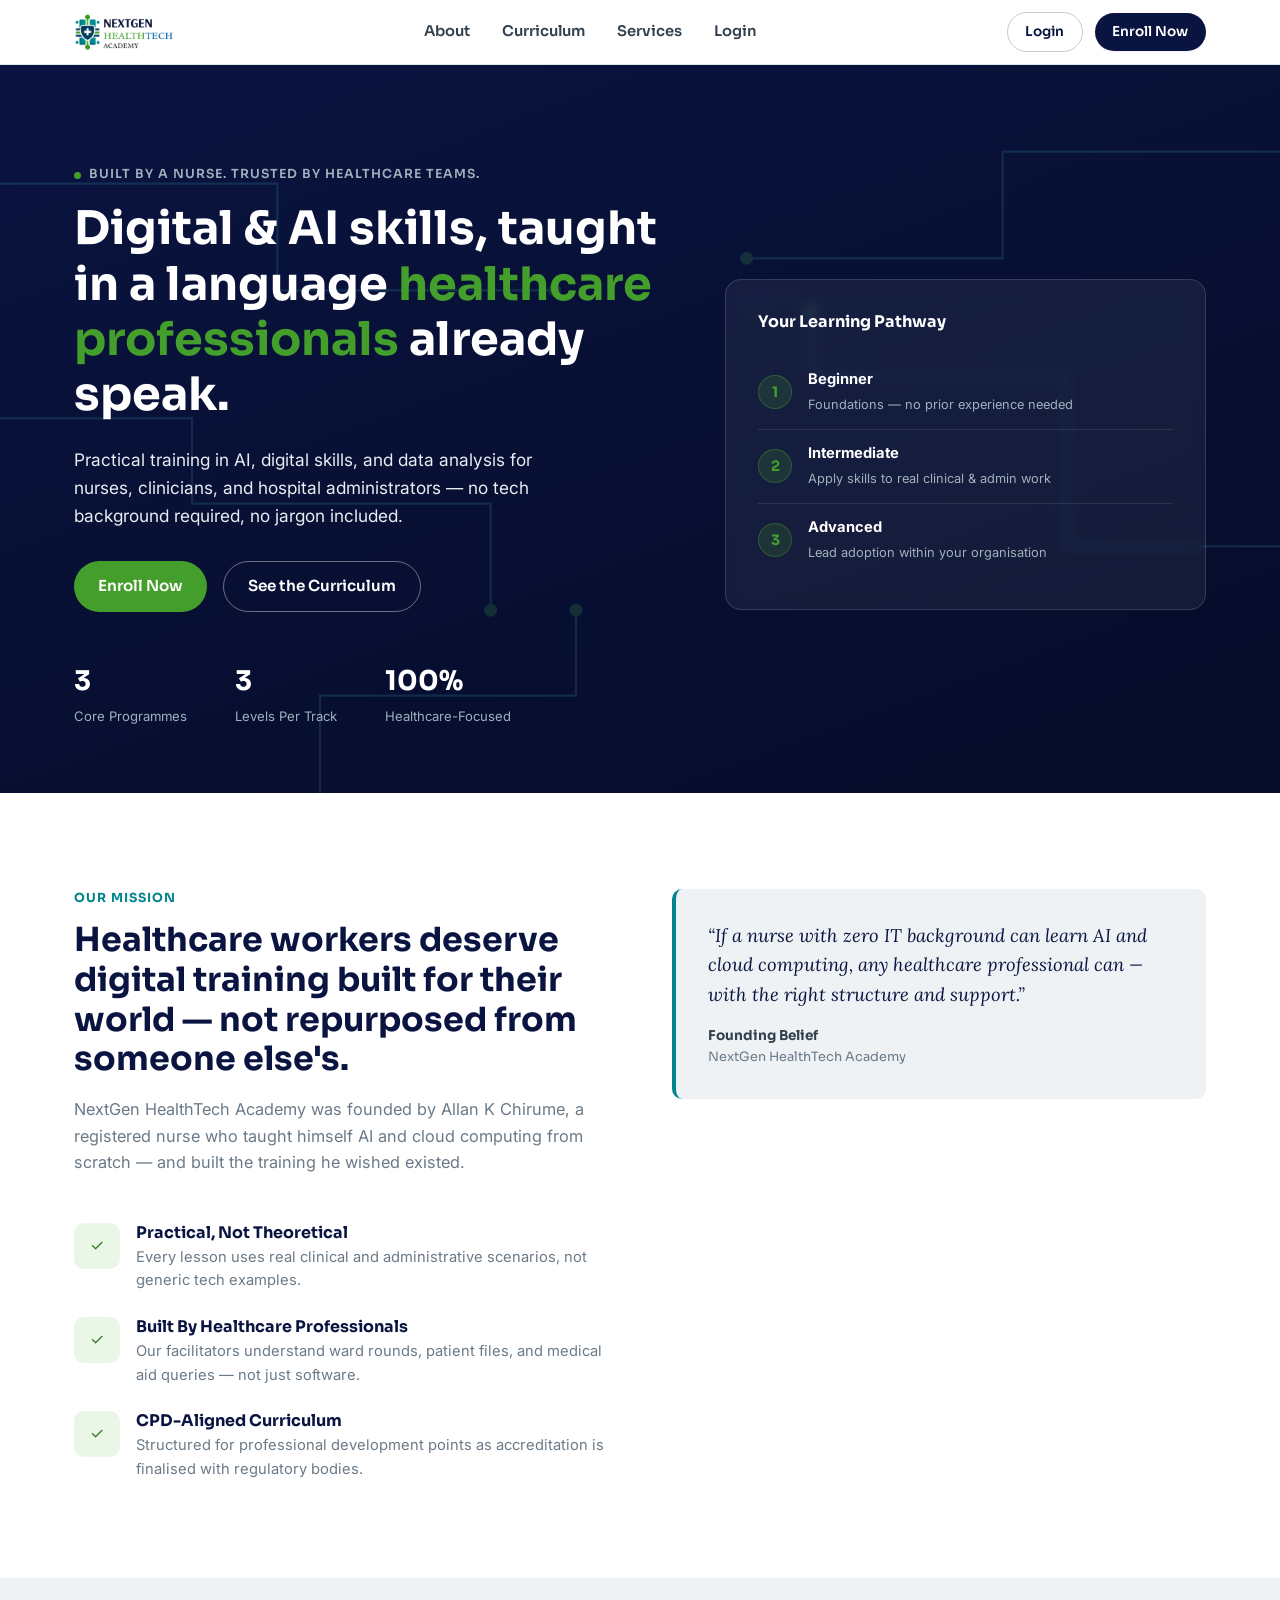
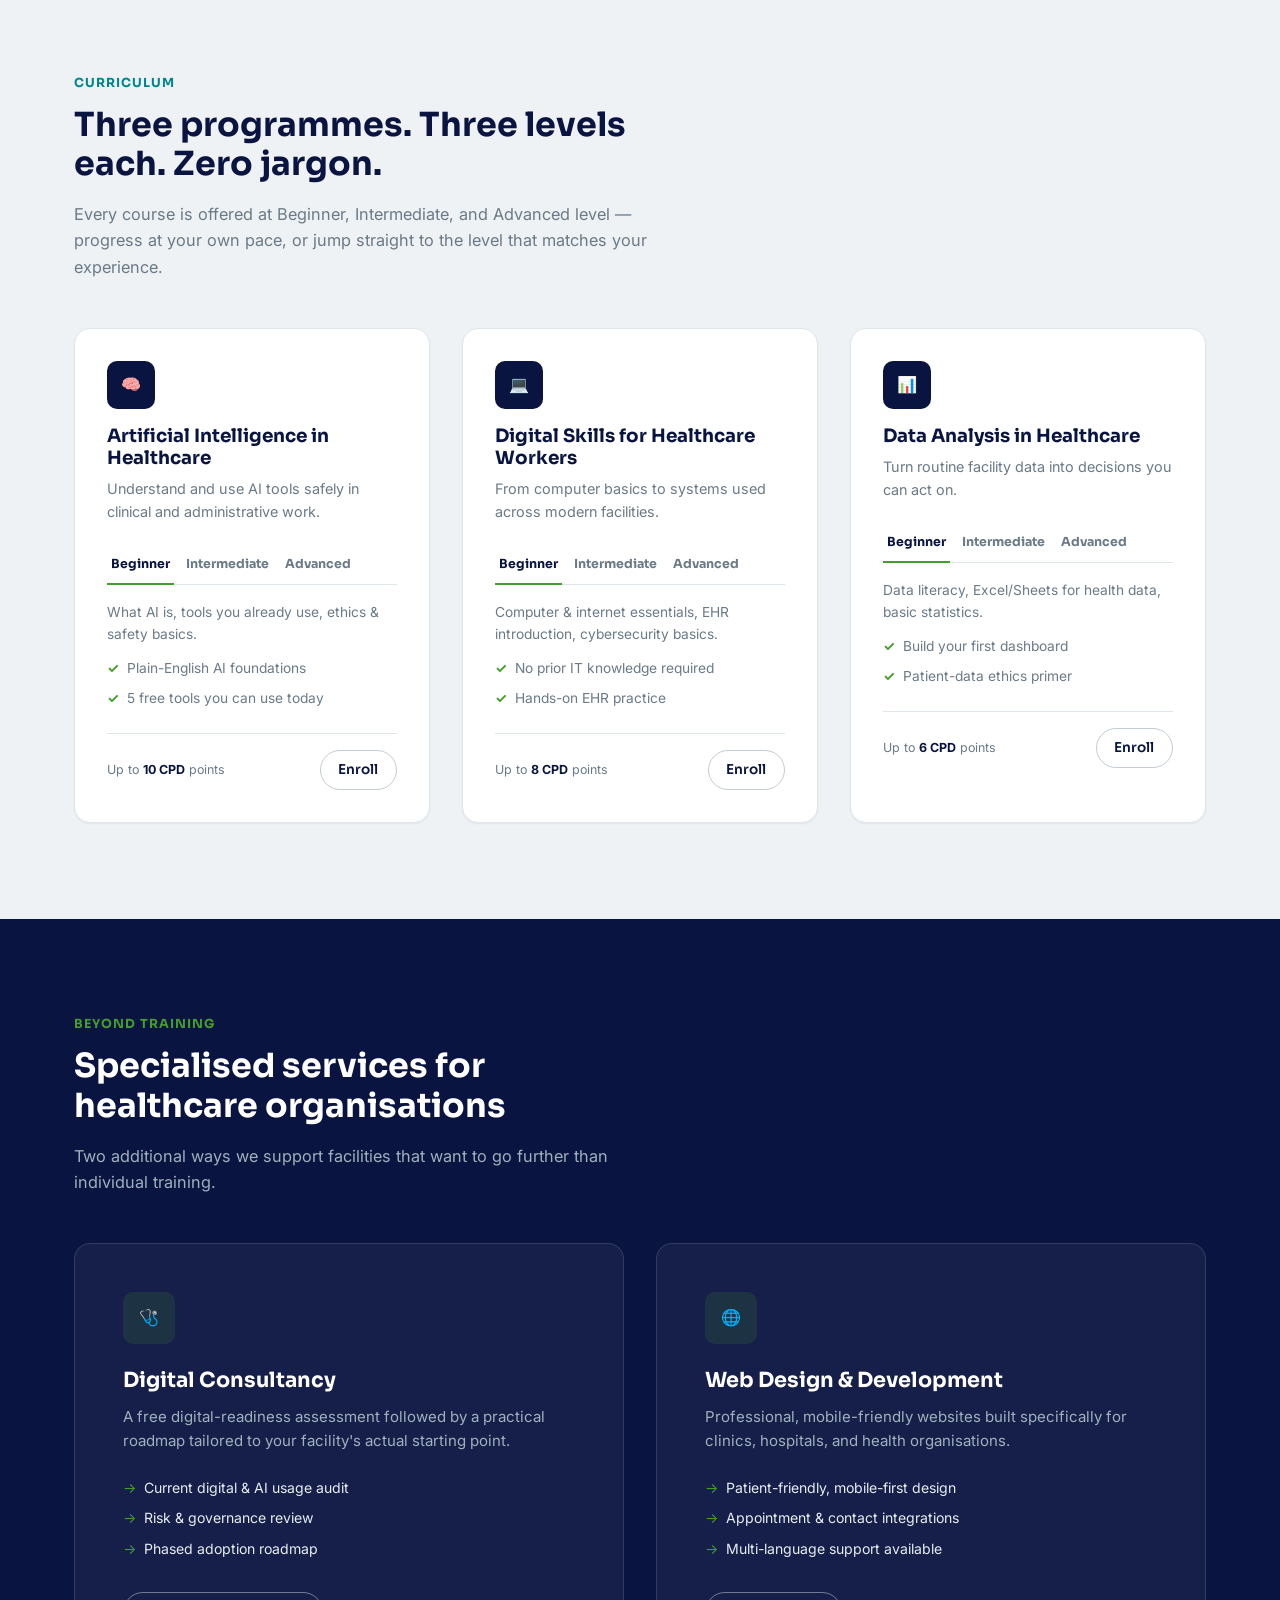
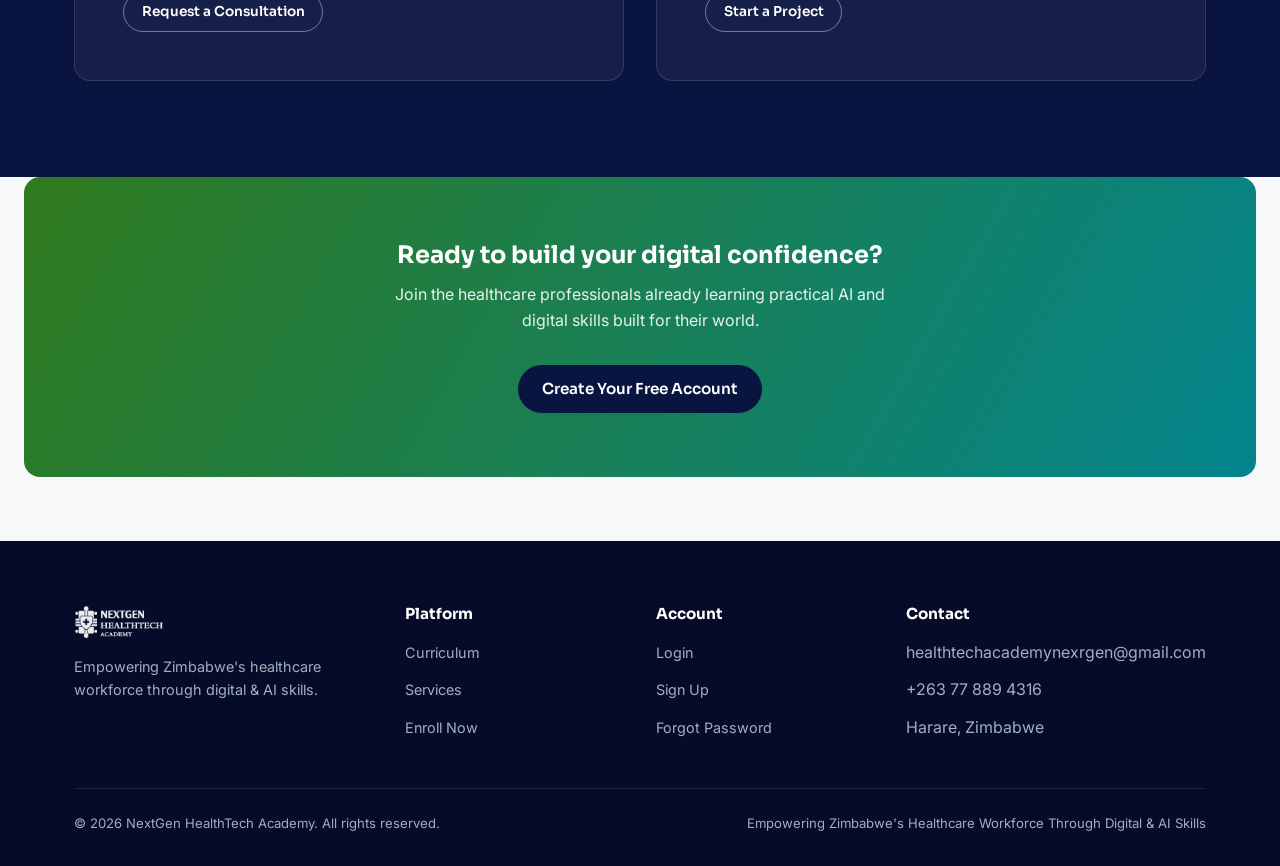
<file: index.html>
<!DOCTYPE html>
<html lang="en">
<head>
<meta charset="UTF-8">
<meta name="viewport" content="width=device-width, initial-scale=1.0">
<title>NextGen HealthTech Academy — Digital & AI Skills for Healthcare Workers</title>
<meta name="description" content="Practical AI, digital skills, and data analysis training built for healthcare professionals — in Beginner, Intermediate and Advanced levels.">

<!-- Google Fonts: Sora (display), Inter (body), Lora (serif accent) -->
<link rel="preconnect" href="https://fonts.googleapis.com">
<link href="https://fonts.googleapis.com/css2?family=Sora:wght@600;700;800&family=Inter:wght@400;500;600&family=Lora:ital@1&display=swap" rel="stylesheet">

<link rel="stylesheet" href="css/variables.css">
<link rel="stylesheet" href="css/main.css">
<link rel="stylesheet" href="css/landing.css">
<script type="text/javascript" src="https://identity.netlify.com/v1/netlify-identity-widget.js"></script>
</head>
<body>

<!-- ============================= NAVBAR ============================= -->
<header class="navbar" id="navbar">
  <div class="container navbar__inner">
    <a href="index.html" class="navbar__logo">
      <!-- Replace assets/logo.png if the brand mark is ever updated -->
      <img src="assets/logo.png" alt="NextGen HealthTech Academy">
    </a>

    <nav class="navbar__links" id="navLinks">
      <a href="#about">About</a>
      <a href="#curriculum">Curriculum</a>
      <a href="#services">Services</a>
      <a href="login.html">Login</a>
    </nav>

    <div class="navbar__actions">
      <a href="login.html" class="btn btn-ghost btn-sm">Login</a>
      <a href="signup.html" class="btn btn-primary btn-sm">Enroll Now</a>
      <button class="navbar__burger" id="burgerBtn" aria-label="Toggle menu" aria-expanded="false">
        <span></span><span></span><span></span>
      </button>
    </div>
  </div>
</header>

<!-- ============================= HERO ============================= -->
<section class="hero">
  <!-- Circuit-trace background pattern, echoing the logo's own icon language -->
  <svg class="hero__traces" viewBox="0 0 1200 700" preserveAspectRatio="xMidYMid slice" xmlns="http://www.w3.org/2000/svg">
    <g stroke="#44C0CC" stroke-width="2" fill="none">
      <path d="M0 120 H260 V220 H520"/>
      <path d="M0 340 H180 V420 H460 V520"/>
      <path d="M1200 90 H940 V190 H700"/>
      <path d="M1200 460 H1000 V300 H760 V240"/>
      <path d="M300 700 V600 H540 V520"/>
    </g>
    <g fill="#5CD65C">
      <circle cx="520" cy="220" r="6"/><circle cx="460" cy="520" r="6"/>
      <circle cx="700" cy="190" r="6"/><circle cx="760" cy="240" r="6"/>
      <circle cx="540" cy="520" r="6"/>
    </g>
  </svg>

  <div class="container hero__inner">
    <div>
      <span class="hero__eyebrow"><span class="dot"></span> Built by a nurse. Trusted by healthcare teams.</span>
      <h1>Digital &amp; AI skills, taught in a language <span>healthcare professionals</span> already speak.</h1>
      <p class="lead">Practical training in AI, digital skills, and data analysis for nurses, clinicians, and hospital administrators — no tech background required, no jargon included.</p>
      <div class="hero__ctas">
        <a href="signup.html" class="btn btn-accent">Enroll Now</a>
        <a href="#curriculum" class="btn btn-ghost-light">See the Curriculum</a>
      </div>
      <div class="hero__stats">
        <div class="hero__stat"><strong>3</strong><span>Core Programmes</span></div>
        <div class="hero__stat"><strong>3</strong><span>Levels Per Track</span></div>
        <div class="hero__stat"><strong>100%</strong><span>Healthcare-Focused</span></div>
      </div>
    </div>

    <div class="hero__pathway">
      <h3>Your Learning Pathway</h3>
      <div class="pathway-step">
        <div class="pathway-step__num">1</div>
        <div class="pathway-step__body"><strong>Beginner</strong><span>Foundations — no prior experience needed</span></div>
      </div>
      <div class="pathway-step">
        <div class="pathway-step__num">2</div>
        <div class="pathway-step__body"><strong>Intermediate</strong><span>Apply skills to real clinical &amp; admin work</span></div>
      </div>
      <div class="pathway-step">
        <div class="pathway-step__num">3</div>
        <div class="pathway-step__body"><strong>Advanced</strong><span>Lead adoption within your organisation</span></div>
      </div>
    </div>
  </div>
</section>

<!-- ============================= ABOUT ============================= -->
<section class="about" id="about">
  <div class="container about__grid">
    <div>
      <div class="section-head">
        <span class="eyebrow">Our Mission</span>
        <h2>Healthcare workers deserve digital training built for their world — not repurposed from someone else's.</h2>
        <p>NextGen HealthTech Academy was founded by Allan K Chirume, a registered nurse who taught himself AI and cloud computing from scratch — and built the training he wished existed.</p>
      </div>
      <div class="about__pillars">
        <div class="pillar">
          <div class="pillar__icon">✓</div>
          <div><h4>Practical, Not Theoretical</h4><p>Every lesson uses real clinical and administrative scenarios, not generic tech examples.</p></div>
        </div>
        <div class="pillar">
          <div class="pillar__icon">✓</div>
          <div><h4>Built By Healthcare Professionals</h4><p>Our facilitators understand ward rounds, patient files, and medical aid queries — not just software.</p></div>
        </div>
        <div class="pillar">
          <div class="pillar__icon">✓</div>
          <div><h4>CPD-Aligned Curriculum </h4><p>Structured for professional development points as accreditation is finalised with regulatory bodies.</p></div>
        </div>
      </div>
    </div>

    <div class="about__quote">
      <p>&ldquo;If a nurse with zero IT background can learn AI and cloud computing, any healthcare professional can — with the right structure and support.&rdquo;</p>
      <cite>Founding Belief<span>NextGen HealthTech Academy</span></cite>
    </div>
  </div>
</section>

<!-- ============================= CURRICULUM ============================= -->
<section class="curriculum" id="curriculum">
  <div class="container">
    <div class="section-head">
      <span class="eyebrow">Curriculum</span>
      <h2>Three programmes. Three levels each. Zero jargon.</h2>
      <p>Every course is offered at Beginner, Intermediate, and Advanced level — progress at your own pace, or jump straight to the level that matches your experience.</p>
    </div>

    <div class="curriculum__grid">

      <!-- Course 1 -->
      <article class="course-card">
        <div class="course-card__icon">🧠</div>
        <h3>Artificial Intelligence in Healthcare</h3>
        <p class="desc">Understand and use AI tools safely in clinical and administrative work.</p>

        <div class="level-tabs" data-course="ai">
          <button class="level-tab is-active" data-level="beginner">Beginner</button>
          <button class="level-tab" data-level="intermediate">Intermediate</button>
          <button class="level-tab" data-level="advanced">Advanced</button>
        </div>
        <div class="level-panel is-active" data-level="beginner">
          What AI is, tools you already use, ethics &amp; safety basics.
          <ul><li>Plain-English AI foundations</li><li>5 free tools you can use today</li></ul>
        </div>
        <div class="level-panel" data-level="intermediate">
          AI-assisted diagnostics, clinical decision support, data literacy.
          <ul><li>Applied clinical scenarios</li><li>Bias &amp; accountability deep-dive</li></ul>
        </div>
        <div class="level-panel" data-level="advanced">
          AI strategy, implementation leadership, research applications.
          <ul><li>Lead adoption in your facility</li><li>Advanced case studies</li></ul>
        </div>

        <div class="course-card__footer">
          <span class="course-card__cpd">Up to <strong>10 CPD</strong> points</span>
          <a href="signup.html" class="btn btn-ghost btn-sm">Enroll</a>
        </div>
      </article>

      <!-- Course 2 -->
      <article class="course-card">
        <div class="course-card__icon">💻</div>
        <h3>Digital Skills for Healthcare Workers</h3>
        <p class="desc">From computer basics to systems used across modern facilities.</p>

        <div class="level-tabs" data-course="digital">
          <button class="level-tab is-active" data-level="beginner">Beginner</button>
          <button class="level-tab" data-level="intermediate">Intermediate</button>
          <button class="level-tab" data-level="advanced">Advanced</button>
        </div>
        <div class="level-panel is-active" data-level="beginner">
          Computer &amp; internet essentials, EHR introduction, cybersecurity basics.
          <ul><li>No prior IT knowledge required</li><li>Hands-on EHR practice</li></ul>
        </div>
        <div class="level-panel" data-level="intermediate">
          EHR administration, health information systems, troubleshooting.
          <ul><li>Systems used in real facilities</li><li>Digital records management</li></ul>
        </div>
        <div class="level-panel" data-level="advanced">
          Digital transformation leadership, systems administration at scale.
          <ul><li>Governance &amp; risk management</li><li>Vendor &amp; procurement basics</li></ul>
        </div>

        <div class="course-card__footer">
          <span class="course-card__cpd">Up to <strong>8 CPD</strong> points</span>
          <a href="signup.html" class="btn btn-ghost btn-sm">Enroll</a>
        </div>
      </article>

      <!-- Course 3 -->
      <article class="course-card">
        <div class="course-card__icon">📊</div>
        <h3>Data Analysis in Healthcare</h3>
        <p class="desc">Turn routine facility data into decisions you can act on.</p>

        <div class="level-tabs" data-course="data">
          <button class="level-tab is-active" data-level="beginner">Beginner</button>
          <button class="level-tab" data-level="intermediate">Intermediate</button>
          <button class="level-tab" data-level="advanced">Advanced</button>
        </div>
        <div class="level-panel is-active" data-level="beginner">
          Data literacy, Excel/Sheets for health data, basic statistics.
          <ul><li>Build your first dashboard</li><li>Patient-data ethics primer</li></ul>
        </div>
        <div class="level-panel" data-level="intermediate">
          Deeper analysis techniques, visual reporting for leadership.
          <ul><li>Facility performance tracking</li><li>Practical reporting templates</li></ul>
        </div>
        <div class="level-panel" data-level="advanced">
          Advanced analytics for strategic, facility-wide decisions.
          <ul><li>Predictive trend awareness</li><li>Board-ready reporting</li></ul>
        </div>

        <div class="course-card__footer">
          <span class="course-card__cpd">Up to <strong>6 CPD</strong> points</span>
          <a href="signup.html" class="btn btn-ghost btn-sm">Enroll</a>
        </div>
      </article>

    </div>
  </div>
</section>

<!-- ============================= SERVICES ============================= -->
<section class="services" id="services">
  <div class="container">
    <div class="section-head">
      <span class="eyebrow">Beyond Training</span>
      <h2>Specialised services for healthcare organisations</h2>
      <p>Two additional ways we support facilities that want to go further than individual training.</p>
    </div>

    <div class="services__grid">
      <div class="service-card">
        <div class="service-card__icon">🩺</div>
        <h3>Digital Consultancy</h3>
        <p>A free digital-readiness assessment followed by a practical roadmap tailored to your facility's actual starting point.</p>
        <ul>
          <li>Current digital &amp; AI usage audit</li>
          <li>Risk &amp; governance review</li>
          <li>Phased adoption roadmap</li>
        </ul>
        <a href="signup.html" class="btn btn-ghost-light btn-sm">Request a Consultation</a>
      </div>

      <div class="service-card">
        <div class="service-card__icon">🌐</div>
        <h3>Web Design &amp; Development</h3>
        <p>Professional, mobile-friendly websites built specifically for clinics, hospitals, and health organisations.</p>
        <ul>
          <li>Patient-friendly, mobile-first design</li>
          <li>Appointment &amp; contact integrations</li>
          <li>Multi-language support available</li>
        </ul>
        <a href="signup.html" class="btn btn-ghost-light btn-sm">Start a Project</a>
      </div>
    </div>
  </div>
</section>

<!-- ============================= FINAL CTA ============================= -->
<div class="cta-banner">
  <div class="container">
    <h2>Ready to build your digital confidence?</h2>
    <p>Join the healthcare professionals already learning practical AI and digital skills built for their world.</p>
    <a href="signup.html" class="btn btn-primary">Create Your Free Account</a>
  </div>
</div>

<!-- ============================= FOOTER ============================= -->
<footer class="footer">
  <div class="container">
    <div class="footer__grid">
      <div class="footer__brand">
        <img src="assets/logo.png" alt="NextGen HealthTech Academy">
        <p>Empowering Zimbabwe's healthcare workforce through digital &amp; AI skills.</p>
      </div>
      <div>
        <h4>Platform</h4>
        <ul><li><a href="#curriculum">Curriculum</a></li><li><a href="#services">Services</a></li><li><a href="signup.html">Enroll Now</a></li></ul>
      </div>
      <div>
        <h4>Account</h4>
        <ul><li><a href="login.html">Login</a></li><li><a href="signup.html">Sign Up</a></li><li><a href="forgot-password.html">Forgot Password</a></li></ul>
      </div>
      <div>
        <h4>Contact</h4>
        <ul><li>healthtechacademynexrgen@gmail.com</li><li>+263 77 889 4316</li><li>Harare, Zimbabwe</li></ul>
      </div>
    </div>
    <div class="footer__bottom">
      <span>&copy; 2026 NextGen HealthTech Academy. All rights reserved.</span>
      <span>Empowering Zimbabwe's Healthcare Workforce Through Digital &amp; AI Skills</span>
    </div>
  </div>
</footer>

<script src="js/main.js"></script>
</body>
</html>
</file>
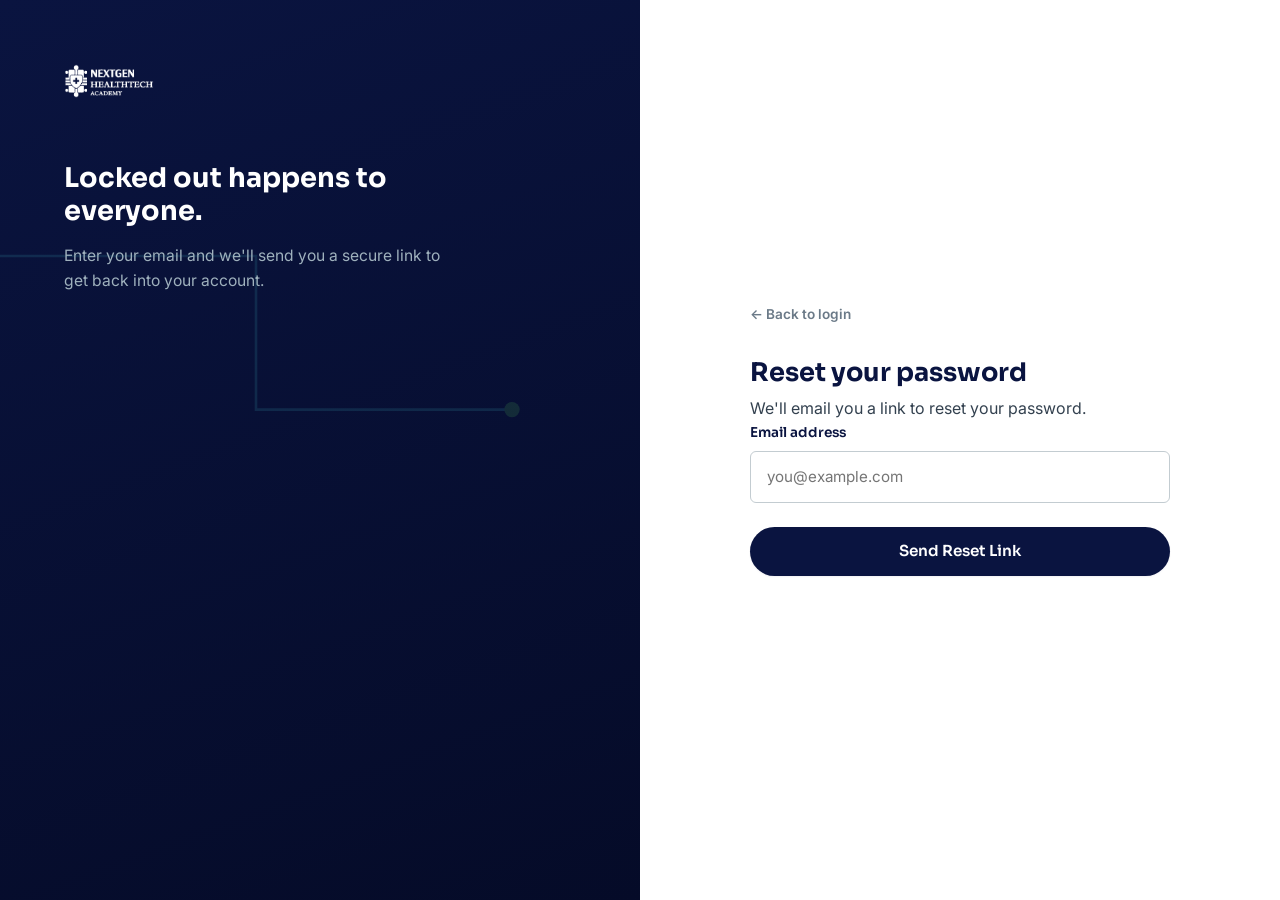
<file: forgot-password.html>
<!DOCTYPE html>
<html lang="en">
<head>
<meta charset="UTF-8">
<meta name="viewport" content="width=device-width, initial-scale=1.0">
<title>Reset Password — NextGen HealthTech Academy</title>
<link rel="preconnect" href="https://fonts.googleapis.com">
<link href="https://fonts.googleapis.com/css2?family=Sora:wght@600;700;800&family=Inter:wght@400;500;600&family=Lora:ital@1&display=swap" rel="stylesheet">
<link rel="stylesheet" href="css/variables.css">
<link rel="stylesheet" href="css/main.css">
<link rel="stylesheet" href="css/auth.css">
</head>
<body>

<div class="auth">

  <div class="auth__brand">
    <svg class="auth__brand-traces" viewBox="0 0 500 800" preserveAspectRatio="xMidYMid slice" xmlns="http://www.w3.org/2000/svg">
      <g stroke="#44C0CC" stroke-width="2" fill="none"><path d="M0 200 H200 V320 H400"/></g>
      <g fill="#5CD65C"><circle cx="400" cy="320" r="6"/></g>
    </svg>
    <div class="auth__brand-content">
      <img class="logo" src="assets/logo.png" alt="NextGen HealthTech Academy">
      <h2>Locked out happens to everyone.</h2>
      <p>Enter your email and we'll send you a secure link to get back into your account.</p>
    </div>
  </div>

  <div class="auth__form-panel">
    <div class="auth__form-card">
      <img class="mobile-logo" src="assets/logo.png" alt="NextGen HealthTech Academy">

      <!-- STATE 1: Request form (shown by default) -->
      <div id="requestState">
        <a href="login.html" class="auth__back">← Back to login</a>
        <h1>Reset your password</h1>
        <p class="subtitle">We'll email you a link to reset your password.</p>

        <div id="forgotAlert"></div>

        <form id="forgotForm" novalidate>
          <div class="field" id="fieldEmail">
            <label for="email">Email address</label>
            <input type="email" id="email" name="email" placeholder="you@example.com" autocomplete="email" required>
            <p class="field-error">Please enter a valid, registered email address.</p>
          </div>
          <button type="submit" class="btn btn-primary btn-block" id="forgotSubmit">Send Reset Link</button>
        </form>
      </div>

      <!-- STATE 2: Success confirmation (shown after submit via JS) -->
      <div id="successState" class="auth__success" style="display:none;">
        <div class="auth__success-icon">✓</div>
        <h2>Check your inbox</h2>
        <p>If an account exists for <strong id="successEmail"></strong>, a password reset link is on its way.</p>
        <a href="login.html" class="btn btn-ghost btn-block">Return to Login</a>
      </div>

    </div>
  </div>

</div>

<script src="js/auth.js"></script>
</body>
</html>
</file>
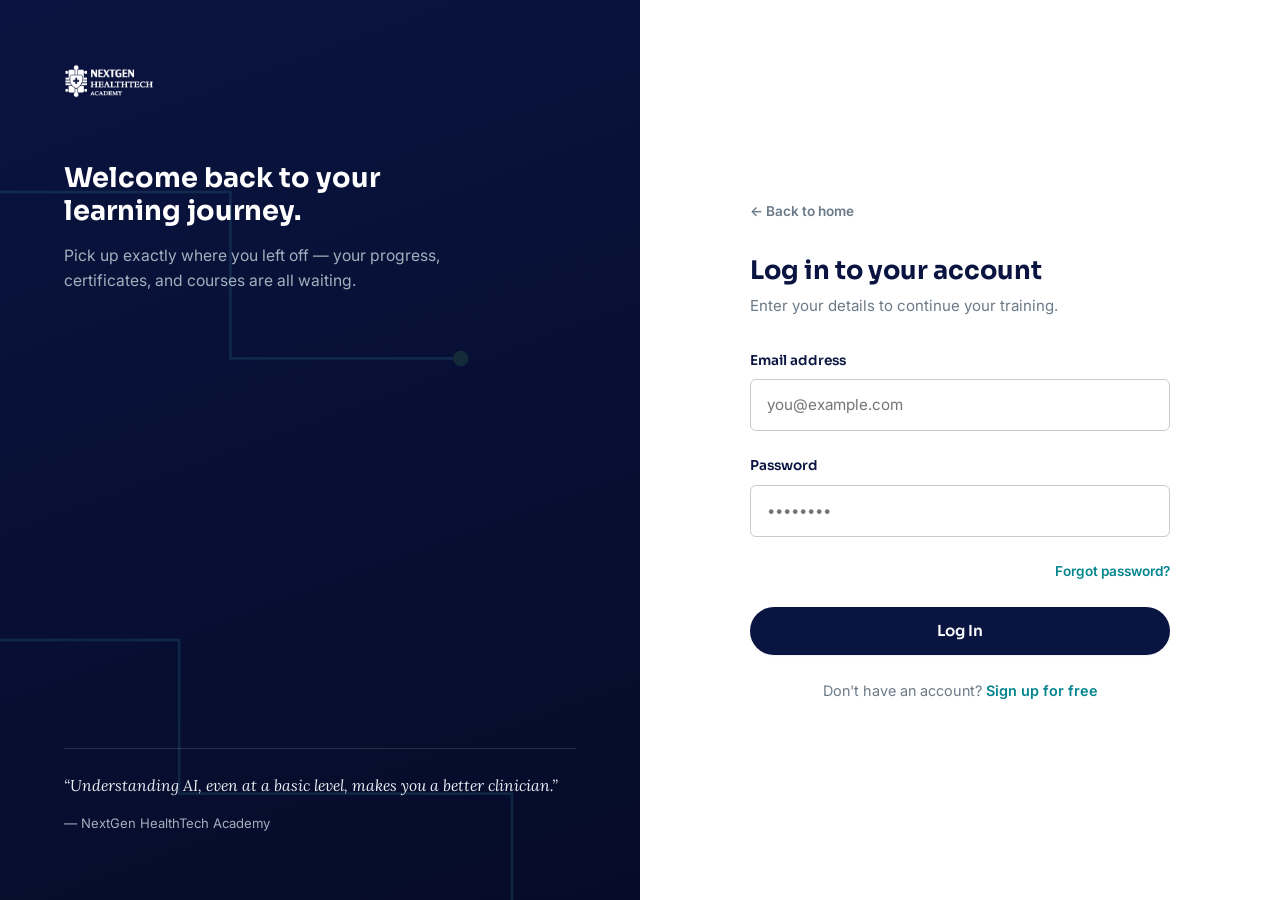
<file: login.html>
<!DOCTYPE html>
<html lang="en">
<head>
<meta charset="UTF-8">
<meta name="viewport" content="width=device-width, initial-scale=1.0">
<title>Login — NextGen HealthTech Academy</title>
<link rel="preconnect" href="https://fonts.googleapis.com">
<link href="https://fonts.googleapis.com/css2?family=Sora:wght@600;700;800&family=Inter:wght@400;500;600&family=Lora:ital@1&display=swap" rel="stylesheet">
<link rel="stylesheet" href="css/variables.css">
<link rel="stylesheet" href="css/main.css">
<link rel="stylesheet" href="css/auth.css">
</head>
<body>

<div class="auth">

  <!-- Left brand panel -->
  <div class="auth__brand">
    <svg class="auth__brand-traces" viewBox="0 0 500 800" preserveAspectRatio="xMidYMid slice" xmlns="http://www.w3.org/2000/svg">
      <g stroke="#44C0CC" stroke-width="2" fill="none">
        <path d="M0 150 H180 V280 H360"/>
        <path d="M0 500 H140 V620 H400 V720"/>
      </g>
      <g fill="#5CD65C"><circle cx="360" cy="280" r="6"/><circle cx="400" cy="720" r="6"/></g>
    </svg>
    <div class="auth__brand-content">
      <img class="logo" src="assets/logo.png" alt="NextGen HealthTech Academy">
      <h2>Welcome back to your learning journey.</h2>
      <p>Pick up exactly where you left off — your progress, certificates, and courses are all waiting.</p>
    </div>
    <div class="auth__brand-quote">
      <p>&ldquo;Understanding AI, even at a basic level, makes you a better clinician.&rdquo;</p>
      <cite>— NextGen HealthTech Academy</cite>
    </div>
  </div>

  <!-- Right form panel -->
  <div class="auth__form-panel">
    <div class="auth__form-card">
      <img class="mobile-logo" src="assets/logo.png" alt="NextGen HealthTech Academy">
      <a href="index.html" class="auth__back">← Back to home</a>
      <h1>Log in to your account</h1>
      <p class="subtitle">Enter your details to continue your training.</p>

      <div id="loginAlert"></div>

      <form id="loginForm" novalidate>
        <div class="field" id="fieldEmail">
          <label for="email">Email address</label>
          <input type="email" id="email" name="email" placeholder="you@example.com" autocomplete="email" required>
          <p class="field-error">Please enter a valid email address.</p>
        </div>

        <div class="field" id="fieldPassword">
          <label for="password">Password</label>
          <input type="password" id="password" name="password" placeholder="••••••••" autocomplete="current-password" required>
          <p class="field-error">Password is required.</p>
        </div>

        <div style="display:flex; justify-content:flex-end; margin-bottom: var(--space-5);">
          <a href="forgot-password.html" style="font-size:0.85rem; color:var(--teal); font-weight:600;">Forgot password?</a>
        </div>

        <button type="submit" class="btn btn-primary btn-block" id="loginSubmit">Log In</button>
      </form>

      <p class="auth__footer-link">Don't have an account? <a href="signup.html">Sign up for free</a></p>
    </div>
  </div>

</div>

<script src="js/auth.js"></script>
</body>
</html>
</file>
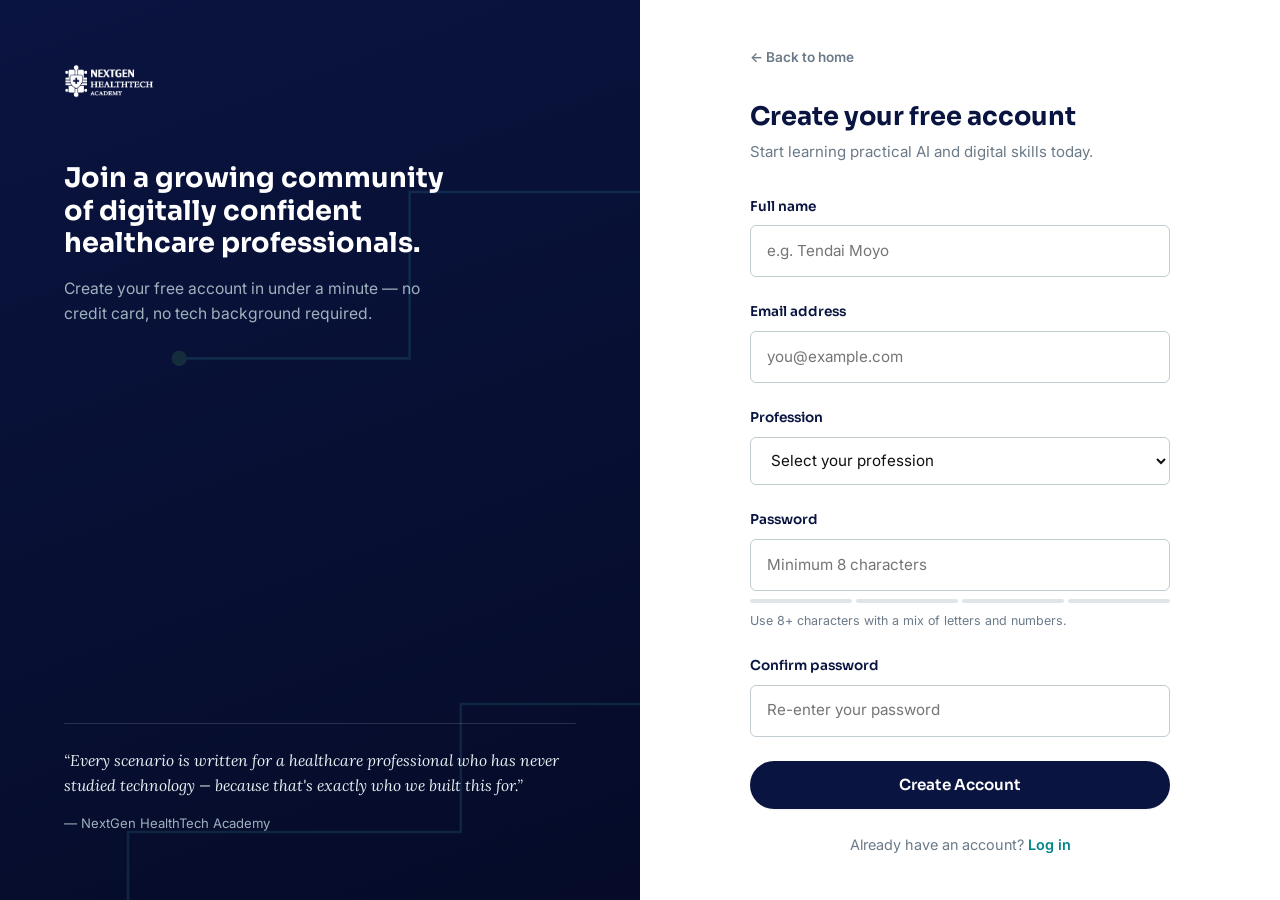
<file: signup.html>
<!DOCTYPE html>
<html lang="en">
<head>
<meta charset="UTF-8">
<meta name="viewport" content="width=device-width, initial-scale=1.0">
<title>Sign Up — NextGen HealthTech Academy</title>
<link rel="preconnect" href="https://fonts.googleapis.com">
<link href="https://fonts.googleapis.com/css2?family=Sora:wght@600;700;800&family=Inter:wght@400;500;600&family=Lora:ital@1&display=swap" rel="stylesheet">
<link rel="stylesheet" href="css/variables.css">
<link rel="stylesheet" href="css/main.css">
<link rel="stylesheet" href="css/auth.css">
</head>
<body>

<div class="auth">

  <div class="auth__brand">
    <svg class="auth__brand-traces" viewBox="0 0 500 800" preserveAspectRatio="xMidYMid slice" xmlns="http://www.w3.org/2000/svg">
      <g stroke="#44C0CC" stroke-width="2" fill="none">
        <path d="M500 150 H320 V280 H140"/>
        <path d="M500 550 H360 V650 H100 V740"/>
      </g>
      <g fill="#5CD65C"><circle cx="140" cy="280" r="6"/><circle cx="100" cy="740" r="6"/></g>
    </svg>
    <div class="auth__brand-content">
      <img class="logo" src="assets/logo.png" alt="NextGen HealthTech Academy">
      <h2>Join a growing community of digitally confident healthcare professionals.</h2>
      <p>Create your free account in under a minute — no credit card, no tech background required.</p>
    </div>
    <div class="auth__brand-quote">
      <p>&ldquo;Every scenario is written for a healthcare professional who has never studied technology — because that's exactly who we built this for.&rdquo;</p>
      <cite>— NextGen HealthTech Academy</cite>
    </div>
  </div>

  <div class="auth__form-panel">
    <div class="auth__form-card">
      <img class="mobile-logo" src="assets/logo.png" alt="NextGen HealthTech Academy">
      <a href="index.html" class="auth__back">← Back to home</a>
      <h1>Create your free account</h1>
      <p class="subtitle">Start learning practical AI and digital skills today.</p>

      <div id="signupAlert"></div>

      <form id="signupForm" novalidate>
        <div class="field" id="fieldName">
          <label for="fullName">Full name</label>
          <input type="text" id="fullName" name="fullName" placeholder="e.g. Tendai Moyo" autocomplete="name" required>
          <p class="field-error">Please enter your full name.</p>
        </div>

        <div class="field" id="fieldEmail">
          <label for="email">Email address</label>
          <input type="email" id="email" name="email" placeholder="you@example.com" autocomplete="email" required>
          <p class="field-error">Please enter a valid email address.</p>
        </div>

        <div class="field" id="fieldProfession">
          <label for="profession">Profession</label>
          <select id="profession" name="profession" required>
            <option value="" disabled selected>Select your profession</option>
            <option value="nurse">Nurse / Midwife</option>
            <option value="doctor">Doctor / Clinician</option>
            <option value="admin">Hospital Administrator</option>
            <option value="chw">Community Health Worker</option>
            <option value="pharmacist">Pharmacist</option>
            <option value="other">Other Healthcare Professional</option>
          </select>
          <p class="field-error">Please select your profession.</p>
        </div>

        <div class="field" id="fieldPassword">
          <label for="password">Password</label>
          <input type="password" id="password" name="password" placeholder="Minimum 8 characters" autocomplete="new-password" required>
          <div class="pw-meter" id="pwMeter" data-strength="0">
            <div class="pw-meter__bar"></div><div class="pw-meter__bar"></div>
            <div class="pw-meter__bar"></div><div class="pw-meter__bar"></div>
          </div>
          <p class="field-hint" id="pwHint">Use 8+ characters with a mix of letters and numbers.</p>
          <p class="field-error">Password must be at least 8 characters.</p>
        </div>

        <div class="field" id="fieldConfirm">
          <label for="confirmPassword">Confirm password</label>
          <input type="password" id="confirmPassword" name="confirmPassword" placeholder="Re-enter your password" autocomplete="new-password" required>
          <p class="field-error">Passwords do not match.</p>
        </div>

        <button type="submit" class="btn btn-primary btn-block" id="signupSubmit">Create Account</button>
      </form>

      <p class="auth__footer-link">Already have an account? <a href="login.html">Log in</a></p>
    </div>
  </div>

</div>

<script src="js/auth.js"></script>
</body>
</html>
</file>
<file: css/variables.css>
/* ==========================================================================
   NEXTGEN HEALTHTECH ACADEMY — DESIGN TOKENS
   --------------------------------------------------------------------------
   Every color below was sampled directly from the official logo artwork
   (pixel-averaged from the source file), not chosen arbitrarily. If the
   logo is ever updated, re-sample it and update the values here — every
   other stylesheet in this project reads from these variables only.
   ========================================================================== */

:root {
  /* ---- Brand colors (sampled from logo) -------------------------------- */
  --navy: #0a1440;          /* "NEXTGEN" wordmark + shield fill            */
  --navy-deep: #050b28;     /* darker navy for gradients / hero depth      */
  --teal: #03858e;          /* circuit-block icon color                    */
  --teal-dim: #0a5b62;      /* muted teal for borders on dark surfaces     */
  --green: #449e2b;         /* "HEALTH" wordmark + circuit accent dots     */
  --green-deep: #2f7a1d;    /* hover / pressed state for green             */
  --blue: #0681a6;          /* "TECH" wordmark                             */
  --ink: #101012;           /* "ACADEMY" wordmark + primary body text      */

  /* ---- Neutrals ---------------------------------------------------------*/
  --white: #ffffff;
  --bg-page: #f6f8f9;       /* page background, cool off-white             */
  --bg-card: #ffffff;
  --bg-subtle: #eef2f4;     /* zebra rows, subtle section backgrounds      */
  --border: #dfe6ea;
  --border-strong: #c3ccd1;
  --text-body: #33414f;     /* softer than pure navy, easier at length     */
  --text-muted: #6b7a88;
  --text-on-dark: #e7edf1;
  --text-on-dark-muted: #9fb1bd;

  /* ---- Semantic ----------------------------------------------------------*/
  --success: var(--green);
  --success-bg: #eaf6e6;
  --error: #b03a2e;
  --error-bg: #fbeceb;
  --warning: #b7791f;       /* used for certificate / achievement accents  */
  --warning-bg: #fbf1e0;

  /* ---- Typography --------------------------------------------------------
     Sora  → headings / display: mirrors the bold geometric weight of the
             NEXTGEN / HEALTH / TECH wordmarks.
     Inter → body copy, forms, UI labels: high legibility at small sizes.
     Lora  → serif accent for "Academy" moments (certificates, credential
             names, pull-quotes) — echoing the logo's own serif "ACADEMY".
  -------------------------------------------------------------------------- */
  --font-display: 'Sora', 'Segoe UI', system-ui, sans-serif;
  --font-body: 'Inter', 'Segoe UI', system-ui, sans-serif;
  --font-serif: 'Lora', Georgia, serif;

  /* ---- Spacing scale (4px base) ------------------------------------------*/
  --space-1: 0.25rem;
  --space-2: 0.5rem;
  --space-3: 0.75rem;
  --space-4: 1rem;
  --space-5: 1.5rem;
  --space-6: 2rem;
  --space-7: 3rem;
  --space-8: 4rem;
  --space-9: 6rem;

  /* ---- Radii / shadows / motion ------------------------------------------*/
  --radius-sm: 6px;
  --radius-md: 10px;
  --radius-lg: 16px;
  --radius-pill: 999px;

  --shadow-sm: 0 1px 2px rgba(10, 20, 64, 0.06);
  --shadow-md: 0 4px 14px rgba(10, 20, 64, 0.08);
  --shadow-lg: 0 12px 32px rgba(10, 20, 64, 0.14);

  --ease: cubic-bezier(0.4, 0, 0.2, 1);
  --transition-fast: 150ms var(--ease);
  --transition-base: 250ms var(--ease);

  --container-width: 1180px;
}

/* Respect reduced-motion preference site-wide */
@media (prefers-reduced-motion: reduce) {
  *, *::before, *::after {
    animation-duration: 0.001ms !important;
    animation-iteration-count: 1 !important;
    transition-duration: 0.001ms !important;
    scroll-behavior: auto !important;
  }
}
</file>
<file: css/main.css>
/* ==========================================================================
   NEXTGEN HEALTHTECH ACADEMY — MAIN STYLESHEET
   Shared across every public page: reset, typography, buttons, navbar,
   footer, and base form styling. Page-specific styles live in
   landing.css / auth.css so this file stays reusable and small.
   ========================================================================== */

@import url('variables.css');

/* ---- Reset --------------------------------------------------------------*/
*, *::before, *::after { box-sizing: border-box; margin: 0; padding: 0; }

html { scroll-behavior: smooth; }

body {
  font-family: var(--font-body);
  color: var(--text-body);
  background: var(--bg-page);
  line-height: 1.6;
  -webkit-font-smoothing: antialiased;
}

img { max-width: 100%; display: block; }
a { color: inherit; text-decoration: none; }
ul, ol { list-style: none; }
button { font: inherit; cursor: pointer; border: none; background: none; }
input, select, textarea { font: inherit; }

h1, h2, h3, h4 {
  font-family: var(--font-display);
  color: var(--navy);
  line-height: 1.2;
  font-weight: 700;
}

.container {
  width: 100%;
  max-width: var(--container-width);
  margin-inline: auto;
  padding-inline: var(--space-5);
}

section { padding-block: var(--space-9); }

/* Visually-hidden but accessible to screen readers */
.sr-only {
  position: absolute; width: 1px; height: 1px;
  padding: 0; margin: -1px; overflow: hidden;
  clip: rect(0,0,0,0); white-space: nowrap; border: 0;
}

/* ---- Buttons --------------------------------------------------------------
   Three variants used throughout the whole product (public + app):
   .btn-primary  → navy, high-emphasis actions ("Enroll Now", "Sign Up")
   .btn-accent   → green, positive/progress actions ("Resume Module")
   .btn-ghost    → outline, low-emphasis actions ("Login", "Cancel")
-------------------------------------------------------------------------- */
.btn {
  display: inline-flex;
  align-items: center;
  justify-content: center;
  gap: var(--space-2);
  padding: 0.75rem 1.5rem;
  border-radius: var(--radius-pill);
  font-family: var(--font-display);
  font-weight: 600;
  font-size: 0.95rem;
  transition: transform var(--transition-fast), box-shadow var(--transition-fast), background var(--transition-fast);
  white-space: nowrap;
}
.btn:active { transform: translateY(1px); }
.btn:focus-visible { outline: 3px solid var(--blue); outline-offset: 2px; }

.btn-primary { background: var(--navy); color: var(--white); box-shadow: var(--shadow-sm); }
.btn-primary:hover { background: var(--navy-deep); box-shadow: var(--shadow-md); }

.btn-accent { background: var(--green); color: var(--white); box-shadow: var(--shadow-sm); }
.btn-accent:hover { background: var(--green-deep); box-shadow: var(--shadow-md); }

.btn-ghost { background: transparent; color: var(--navy); border: 1.5px solid var(--border-strong); }
.btn-ghost:hover { border-color: var(--navy); background: var(--bg-subtle); }

.btn-ghost-light { background: transparent; color: var(--white); border: 1.5px solid rgba(255,255,255,0.4); }
.btn-ghost-light:hover { border-color: var(--white); background: rgba(255,255,255,0.08); }

.btn-block { width: 100%; }
.btn-sm { padding: 0.5rem 1.1rem; font-size: 0.85rem; }

/* ---- Navbar ---------------------------------------------------------------*/
.navbar {
  position: sticky; top: 0; z-index: 100;
  background: rgba(255,255,255,0.92);
  backdrop-filter: blur(8px);
  border-bottom: 1px solid var(--border);
}
.navbar__inner {
  display: flex; align-items: center; justify-content: space-between;
  padding-block: var(--space-3);
}
.navbar__logo { display: flex; align-items: center; }
.navbar__logo img { height: 38px; width: auto; }

.navbar__links {
  display: flex; align-items: center; gap: var(--space-6);
}
.navbar__links a {
  font-family: var(--font-display);
  font-size: 0.92rem; font-weight: 600;
  color: var(--text-body);
  transition: color var(--transition-fast);
}
.navbar__links a:hover { color: var(--teal); }

.navbar__actions { display: flex; align-items: center; gap: var(--space-3); }

.navbar__burger {
  display: none;
  flex-direction: column; gap: 5px;
  padding: var(--space-2);
}
.navbar__burger span { width: 24px; height: 2.5px; background: var(--navy); border-radius: 2px; }

@media (max-width: 860px) {
  .navbar__links { display: none; }
  .navbar__burger { display: flex; }
  .navbar--open .navbar__links {
    display: flex; flex-direction: column;
    position: absolute; top: 100%; left: 0; right: 0;
    background: var(--white); padding: var(--space-5);
    border-bottom: 1px solid var(--border); box-shadow: var(--shadow-md);
    gap: var(--space-4);
  }
}

/* ---- Footer ---------------------------------------------------------------*/
.footer {
  background: var(--navy-deep);
  color: var(--text-on-dark-muted);
  padding-block: var(--space-8) var(--space-6);
}
.footer__grid {
  display: grid; grid-template-columns: 1.4fr 1fr 1fr 1fr;
  gap: var(--space-7);
  padding-bottom: var(--space-7);
  border-bottom: 1px solid rgba(255,255,255,0.1);
}
.footer__brand img { height: 34px; margin-bottom: var(--space-4); filter: brightness(0) invert(1); opacity: 0.92; }
.footer__brand p { max-width: 32ch; font-size: 0.9rem; }
.footer h4 { color: var(--white); font-size: 0.95rem; margin-bottom: var(--space-4); }
.footer ul { display: flex; flex-direction: column; gap: var(--space-3); }
.footer a { font-size: 0.9rem; transition: color var(--transition-fast); }
.footer a:hover { color: var(--white); }
.footer__bottom {
  padding-top: var(--space-5);
  display: flex; justify-content: space-between; flex-wrap: wrap; gap: var(--space-3);
  font-size: 0.82rem;
}

@media (max-width: 780px) {
  .footer__grid { grid-template-columns: 1fr 1fr; }
}

/* ---- Shared form styling (used by auth.css + admin course modal) ---------*/
.field { margin-bottom: var(--space-5); }
.field label {
  display: block; font-family: var(--font-display); font-weight: 600;
  font-size: 0.85rem; color: var(--navy); margin-bottom: var(--space-2);
}
.field input,
.field select {
  width: 100%;
  padding: 0.8rem 1rem;
  border: 1.5px solid var(--border-strong);
  border-radius: var(--radius-sm);
  background: var(--white);
  font-size: 0.95rem;
  color: var(--ink);
  transition: border-color var(--transition-fast), box-shadow var(--transition-fast);
}
.field input:focus,
.field select:focus {
  outline: none; border-color: var(--teal);
  box-shadow: 0 0 0 4px rgba(3, 133, 142, 0.12);
}
.field input.is-invalid { border-color: var(--error); }
.field input.is-valid { border-color: var(--success); }
.field-error {
  display: none;
  font-size: 0.8rem; color: var(--error); margin-top: var(--space-2);
}
.field.has-error .field-error { display: block; }
.field-hint { font-size: 0.78rem; color: var(--text-muted); margin-top: var(--space-2); }

.alert {
  display: flex; align-items: flex-start; gap: var(--space-3);
  padding: var(--space-4); border-radius: var(--radius-sm);
  font-size: 0.88rem; margin-bottom: var(--space-5);
}
.alert-success { background: var(--success-bg); color: var(--green-deep); }
.alert-error { background: var(--error-bg); color: var(--error); }

/* ---- Badges (course level pills, status tags) -----------------------------*/
.badge {
  display: inline-flex; align-items: center;
  padding: 0.3rem 0.8rem;
  border-radius: var(--radius-pill);
  font-family: var(--font-display); font-weight: 600; font-size: 0.72rem;
  letter-spacing: 0.03em; text-transform: uppercase;
}
.badge-beginner { background: var(--success-bg); color: var(--green-deep); }
.badge-intermediate { background: #e6f2f6; color: var(--blue); }
.badge-advanced { background: #eee6f6; color: #6b3fa0; }
.badge-navy { background: rgba(10,20,64,0.08); color: var(--navy); }
</file>
<file: css/landing.css>
/* ==========================================================================
   LANDING PAGE STYLES (index.html only)
   ========================================================================== */

/* ---- Hero -----------------------------------------------------------------
   The background circuit-trace pattern is a deliberate nod to the logo's
   own circuit-board icon rather than a generic decorative gradient — see
   .hero__traces (inline SVG rendered in index.html).
-------------------------------------------------------------------------- */
.hero {
  position: relative;
  overflow: hidden;
  background: linear-gradient(160deg, var(--navy) 0%, var(--navy-deep) 100%);
  color: var(--white);
  padding-block: var(--space-9) var(--space-8);
}
.hero__traces {
  position: absolute; inset: 0;
  width: 100%; height: 100%;
  opacity: 0.16;
  pointer-events: none;
}
.hero__inner {
  position: relative; z-index: 1;
  display: grid; grid-template-columns: 1.1fr 0.9fr;
  gap: var(--space-8);
  align-items: center;
}
.hero__eyebrow {
  display: inline-flex; align-items: center; gap: var(--space-2);
  font-family: var(--font-display); font-size: 0.78rem; font-weight: 600;
  letter-spacing: 0.08em; text-transform: uppercase;
  color: var(--text-on-dark-muted);
  margin-bottom: var(--space-4);
}
.hero__eyebrow .dot { width: 7px; height: 7px; border-radius: 50%; background: var(--green); }

.hero h1 {
  color: var(--white);
  font-size: clamp(2.1rem, 3.6vw, 3rem);
  margin-bottom: var(--space-5);
}
.hero h1 span { color: var(--green); }

.hero p.lead {
  font-size: 1.08rem;
  color: var(--text-on-dark);
  max-width: 46ch;
  margin-bottom: var(--space-6);
}
.hero__ctas { display: flex; gap: var(--space-4); flex-wrap: wrap; margin-bottom: var(--space-7); }

.hero__stats { display: flex; gap: var(--space-7); flex-wrap: wrap; }
.hero__stat strong {
  display: block; font-family: var(--font-display); font-size: 1.7rem; color: var(--white);
}
.hero__stat span { font-size: 0.82rem; color: var(--text-on-dark-muted); }

/* Pathway card — shows the Beginner → Intermediate → Advanced progression
   right inside the hero instead of stock photography. This is a genuine
   staged sequence, so numbering it is earned, not decorative. */
.hero__pathway {
  background: rgba(255,255,255,0.06);
  border: 1px solid rgba(255,255,255,0.14);
  border-radius: var(--radius-lg);
  padding: var(--space-6);
  backdrop-filter: blur(6px);
}
.hero__pathway h3 { color: var(--white); font-size: 1rem; margin-bottom: var(--space-5); }
.pathway-step {
  display: flex; align-items: center; gap: var(--space-4);
  padding-block: var(--space-3);
}
.pathway-step + .pathway-step { border-top: 1px solid rgba(255,255,255,0.1); }
.pathway-step__num {
  flex-shrink: 0; width: 34px; height: 34px; border-radius: 50%;
  display: flex; align-items: center; justify-content: center;
  font-family: var(--font-display); font-weight: 700; font-size: 0.9rem;
  background: rgba(68, 158, 43, 0.18); color: var(--green);
  border: 1px solid rgba(68, 158, 43, 0.4);
}
.pathway-step__body strong { display: block; color: var(--white); font-size: 0.92rem; }
.pathway-step__body span { font-size: 0.8rem; color: var(--text-on-dark-muted); }

@media (max-width: 900px) {
  .hero__inner { grid-template-columns: 1fr; }
}

/* ---- Section headers (shared pattern across About / Curriculum / Services)*/
.section-head { max-width: 60ch; margin-bottom: var(--space-7); }
.section-head .eyebrow {
  display: block; font-family: var(--font-display); font-size: 0.78rem; font-weight: 700;
  letter-spacing: 0.08em; text-transform: uppercase; color: var(--teal);
  margin-bottom: var(--space-3);
}
.section-head h2 { font-size: clamp(1.6rem, 2.6vw, 2.2rem); margin-bottom: var(--space-4); }
.section-head p { color: var(--text-muted); font-size: 1.02rem; }

/* ---- About ------------------------------------------------------------- */
.about { background: var(--white); }
.about__grid {
  display: grid; grid-template-columns: 1fr 1fr; gap: var(--space-8);
  align-items: start;
}
.about__pillars { display: grid; gap: var(--space-5); }
.pillar { display: flex; gap: var(--space-4); }
.pillar__icon {
  flex-shrink: 0; width: 46px; height: 46px; border-radius: var(--radius-md);
  display: flex; align-items: center; justify-content: center;
  background: var(--success-bg); color: var(--green-deep);
}
.pillar h4 { font-size: 1rem; margin-bottom: var(--space-1); }
.pillar p { font-size: 0.92rem; color: var(--text-muted); }

.about__quote {
  background: var(--bg-subtle);
  border-left: 4px solid var(--teal);
  border-radius: var(--radius-md);
  padding: var(--space-6);
}
.about__quote p {
  font-family: var(--font-serif); font-style: italic; font-size: 1.15rem;
  color: var(--navy); margin-bottom: var(--space-4);
}
.about__quote cite {
  display: block; font-style: normal; font-family: var(--font-display);
  font-weight: 700; font-size: 0.85rem; color: var(--text-body);
}
.about__quote cite span { display: block; font-weight: 400; color: var(--text-muted); font-size: 0.8rem; }

@media (max-width: 860px) {
  .about__grid { grid-template-columns: 1fr; }
}

/* ---- Curriculum grid -------------------------------------------------- */
.curriculum { background: var(--bg-subtle); }
.curriculum__grid {
  display: grid; grid-template-columns: repeat(3, 1fr); gap: var(--space-6);
}
.course-card {
  background: var(--bg-card);
  border-radius: var(--radius-lg);
  border: 1px solid var(--border);
  padding: var(--space-6);
  box-shadow: var(--shadow-sm);
  transition: transform var(--transition-base), box-shadow var(--transition-base);
}
.course-card:hover { transform: translateY(-4px); box-shadow: var(--shadow-lg); }

.course-card__icon {
  width: 48px; height: 48px; border-radius: var(--radius-md);
  display: flex; align-items: center; justify-content: center;
  background: var(--navy); color: var(--white); margin-bottom: var(--space-4);
}
.course-card h3 { font-size: 1.15rem; margin-bottom: var(--space-2); }
.course-card p.desc { font-size: 0.9rem; color: var(--text-muted); margin-bottom: var(--space-5); }

/* Level tabs — switch the visible description per level without navigation */
.level-tabs {
  display: flex; gap: var(--space-2); margin-bottom: var(--space-4);
  border-bottom: 1px solid var(--border);
}
.level-tab {
  padding: var(--space-2) var(--space-1);
  font-family: var(--font-display); font-size: 0.78rem; font-weight: 700;
  color: var(--text-muted);
  border-bottom: 2px solid transparent;
  margin-bottom: -1px;
  transition: color var(--transition-fast), border-color var(--transition-fast);
}
.level-tab.is-active { color: var(--navy); border-color: var(--green); }
.level-panel { display: none; font-size: 0.86rem; color: var(--text-muted); margin-bottom: var(--space-5); }
.level-panel.is-active { display: block; }
.level-panel ul { display: grid; gap: var(--space-2); margin-top: var(--space-3); }
.level-panel li { display: flex; align-items: flex-start; gap: var(--space-2); }
.level-panel li::before { content: '✓'; color: var(--green); font-weight: 700; flex-shrink: 0; }

.course-card__footer {
  display: flex; align-items: center; justify-content: space-between;
  padding-top: var(--space-4); border-top: 1px solid var(--border);
}
.course-card__cpd { font-size: 0.78rem; color: var(--text-muted); }
.course-card__cpd strong { color: var(--navy); }

@media (max-width: 980px) {
  .curriculum__grid { grid-template-columns: 1fr; }
}

/* ---- Services ------------------------------------------------------------*/
.services { background: var(--navy); color: var(--text-on-dark); }
.services .section-head p { color: var(--text-on-dark-muted); }
.services .section-head .eyebrow { color: var(--green); }
.services .section-head h2 { color: var(--white); }

.services__grid { display: grid; grid-template-columns: 1fr 1fr; gap: var(--space-6); }
.service-card {
  background: rgba(255,255,255,0.05);
  border: 1px solid rgba(255,255,255,0.12);
  border-radius: var(--radius-lg);
  padding: var(--space-7);
}
.service-card__icon {
  width: 52px; height: 52px; border-radius: var(--radius-md);
  display: flex; align-items: center; justify-content: center;
  background: rgba(68,158,43,0.16); color: var(--green); margin-bottom: var(--space-5);
}
.service-card h3 { color: var(--white); font-size: 1.3rem; margin-bottom: var(--space-3); }
.service-card p { color: var(--text-on-dark-muted); margin-bottom: var(--space-5); font-size: 0.94rem; }
.service-card ul { display: grid; gap: var(--space-2); margin-bottom: var(--space-6); }
.service-card li { display: flex; gap: var(--space-2); font-size: 0.88rem; color: var(--text-on-dark); }
.service-card li::before { content: '→'; color: var(--green); flex-shrink: 0; }

@media (max-width: 780px) {
  .services__grid { grid-template-columns: 1fr; }
}

/* ---- Final CTA banner ------------------------------------------------- */
.cta-banner {
  background: linear-gradient(120deg, var(--green-deep), var(--teal));
  color: var(--white);
  border-radius: var(--radius-lg);
  padding: var(--space-8);
  margin-inline: var(--space-5);
  margin-block: 0 var(--space-8);
  text-align: center;
}
.cta-banner h2 { color: var(--white); margin-bottom: var(--space-3); }
.cta-banner p { color: rgba(255,255,255,0.9); max-width: 50ch; margin-inline: auto; margin-bottom: var(--space-6); }
</file>
<file: css/auth.css>
/* ==========================================================================
   AUTH PAGES STYLES (login.html, signup.html, forgot-password.html)
   Split-screen layout: brand panel on the left, form on the right.
   ========================================================================== */

.auth {
  min-height: 100vh;
  display: grid;
  grid-template-columns: 1fr 1fr;
}

/* ---- Left brand panel ------------------------------------------------- */
.auth__brand {
  position: relative;
  overflow: hidden;
  background: linear-gradient(160deg, var(--navy) 0%, var(--navy-deep) 100%);
  color: var(--white);
  padding: var(--space-8);
  display: flex; flex-direction: column; justify-content: space-between;
}
.auth__brand-traces { position: absolute; inset: 0; opacity: 0.14; pointer-events: none; }
.auth__brand-content { position: relative; z-index: 1; max-width: 40ch; }
.auth__brand img.logo { height: 34px; filter: brightness(0) invert(1); margin-bottom: var(--space-8); }
.auth__brand h2 { color: var(--white); font-size: 1.7rem; margin-bottom: var(--space-4); }
.auth__brand p { color: var(--text-on-dark-muted); font-size: 0.98rem; }

.auth__brand-quote {
  position: relative; z-index: 1;
  border-top: 1px solid rgba(255,255,255,0.14);
  padding-top: var(--space-5);
}
.auth__brand-quote p {
  font-family: var(--font-serif); font-style: italic; color: var(--text-on-dark);
  margin-bottom: var(--space-3);
}
.auth__brand-quote cite { font-style: normal; font-size: 0.82rem; color: var(--text-on-dark-muted); }

/* ---- Right form panel --------------------------------------------------*/
.auth__form-panel {
  display: flex; align-items: center; justify-content: center;
  padding: var(--space-6);
  background: var(--white);
}
.auth__form-card { width: 100%; max-width: 420px; }
.auth__form-card .mobile-logo { display: none; height: 32px; margin-bottom: var(--space-6); }
.auth__form-card h1 { font-size: 1.6rem; margin-bottom: var(--space-2); }
.auth__form-card > p.subtitle { color: var(--text-muted); font-size: 0.94rem; margin-bottom: var(--space-6); }

.auth__form-card form { margin-bottom: var(--space-5); }

.auth__row-two { display: grid; grid-template-columns: 1fr 1fr; gap: var(--space-4); }

.auth__footer-link { text-align: center; font-size: 0.9rem; color: var(--text-muted); }
.auth__footer-link a { color: var(--teal); font-weight: 600; }
.auth__footer-link a:hover { text-decoration: underline; }

.auth__back {
  display: inline-flex; align-items: center; gap: var(--space-2);
  font-size: 0.85rem; font-weight: 600; color: var(--text-muted);
  margin-bottom: var(--space-6);
}
.auth__back:hover { color: var(--navy); }

/* Password strength meter (signup only) */
.pw-meter { display: flex; gap: 4px; margin-top: var(--space-2); }
.pw-meter__bar { height: 4px; flex: 1; border-radius: 2px; background: var(--border); transition: background var(--transition-fast); }
.pw-meter[data-strength="1"] .pw-meter__bar:nth-child(1) { background: var(--error); }
.pw-meter[data-strength="2"] .pw-meter__bar:nth-child(-n+2) { background: var(--warning); }
.pw-meter[data-strength="3"] .pw-meter__bar:nth-child(-n+3) { background: var(--teal); }
.pw-meter[data-strength="4"] .pw-meter__bar { background: var(--green); }

/* Success state (forgot-password confirmation) */
.auth__success {
  text-align: center; padding-block: var(--space-6);
}
.auth__success-icon {
  width: 64px; height: 64px; border-radius: 50%;
  background: var(--success-bg); color: var(--green-deep);
  display: flex; align-items: center; justify-content: center;
  margin: 0 auto var(--space-5);
}
.auth__success h2 { margin-bottom: var(--space-3); }
.auth__success p { color: var(--text-muted); margin-bottom: var(--space-6); }

@media (max-width: 940px) {
  .auth { grid-template-columns: 1fr; }
  .auth__brand { display: none; }
  .auth__form-card .mobile-logo { display: block; }
}
</file>
